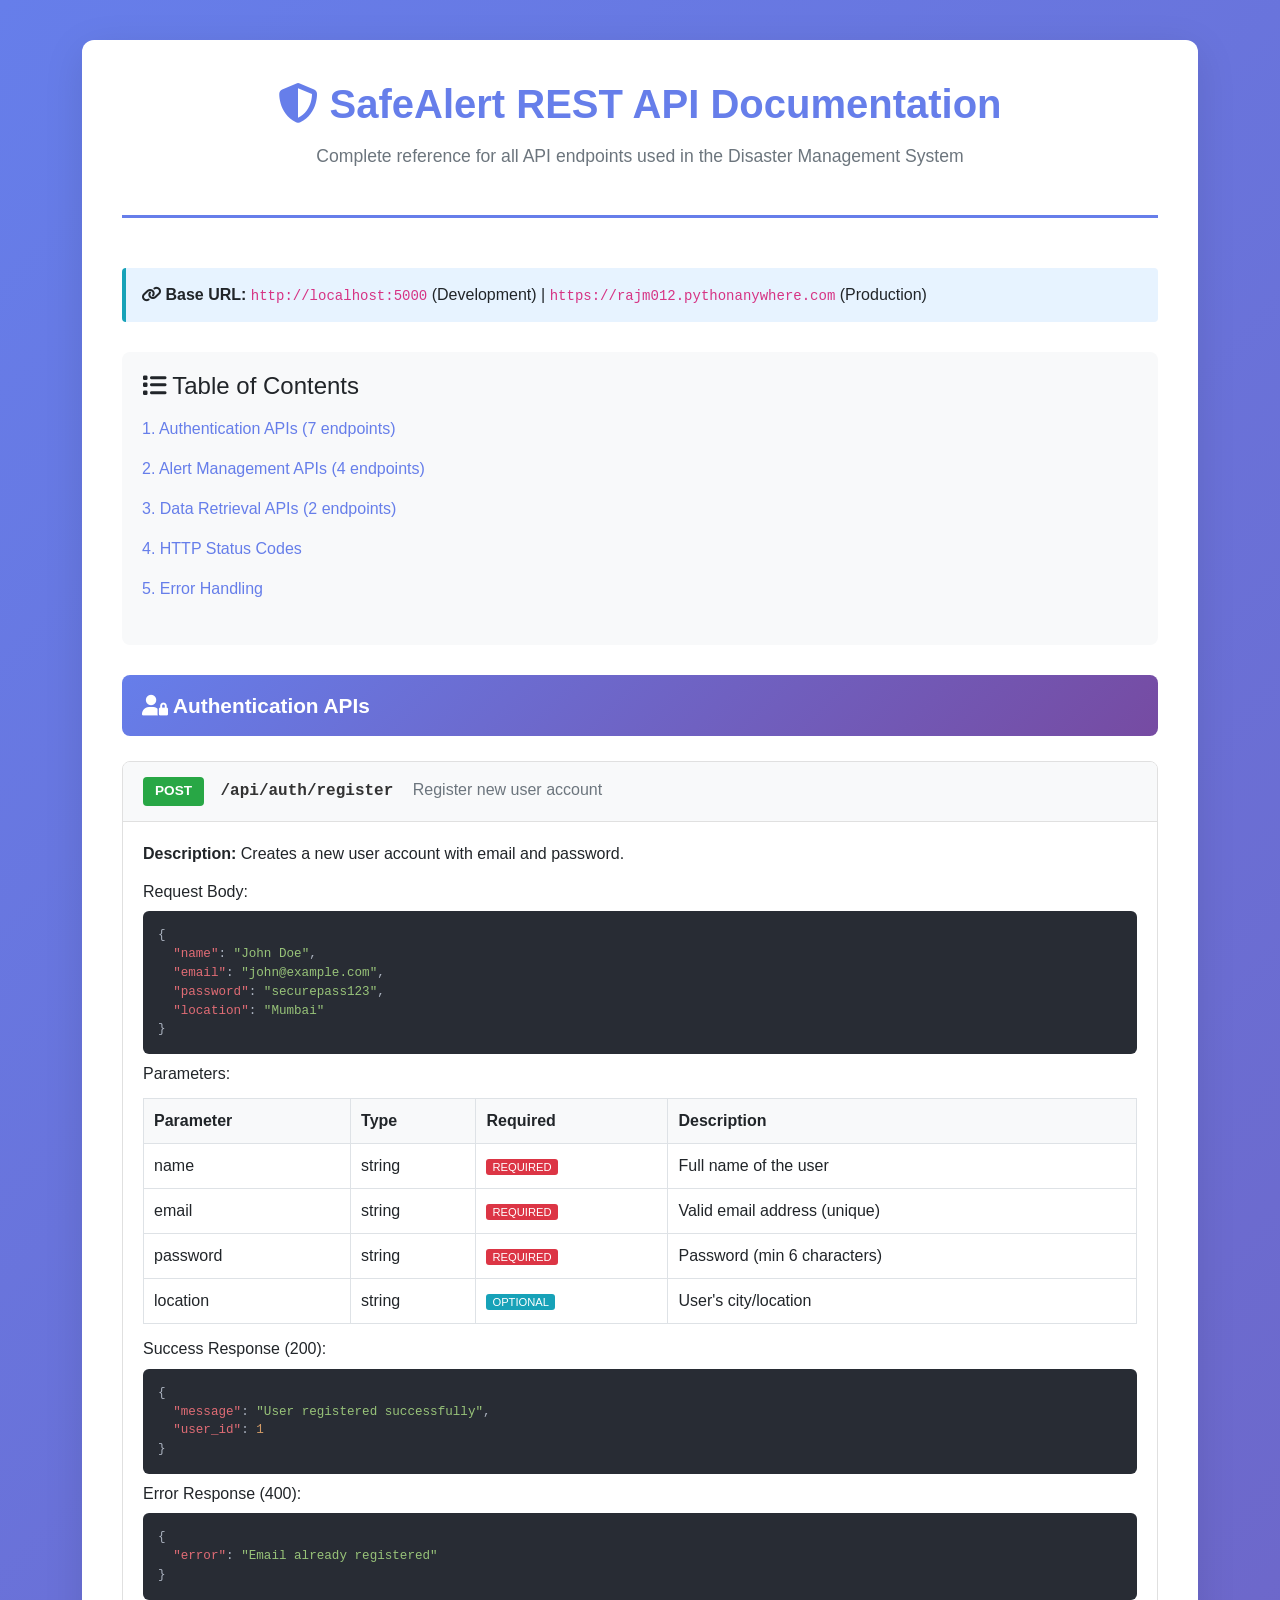
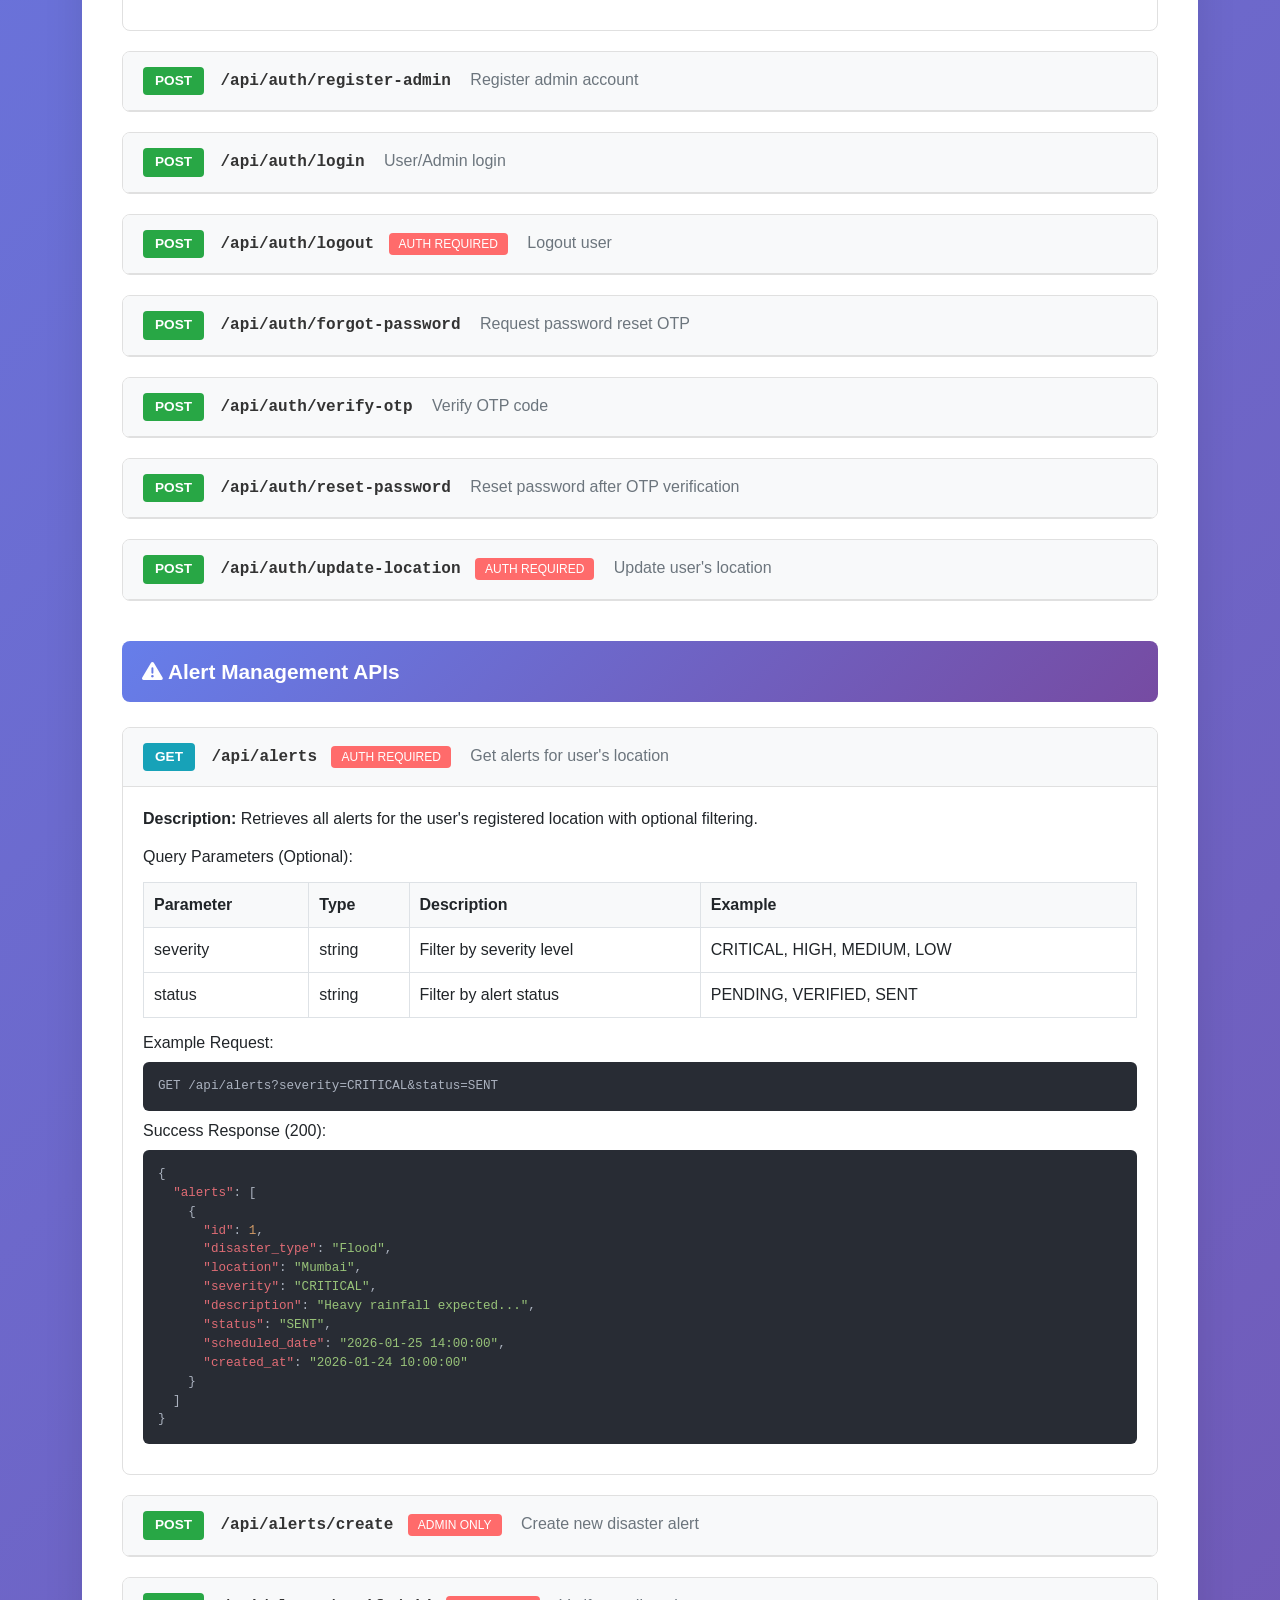
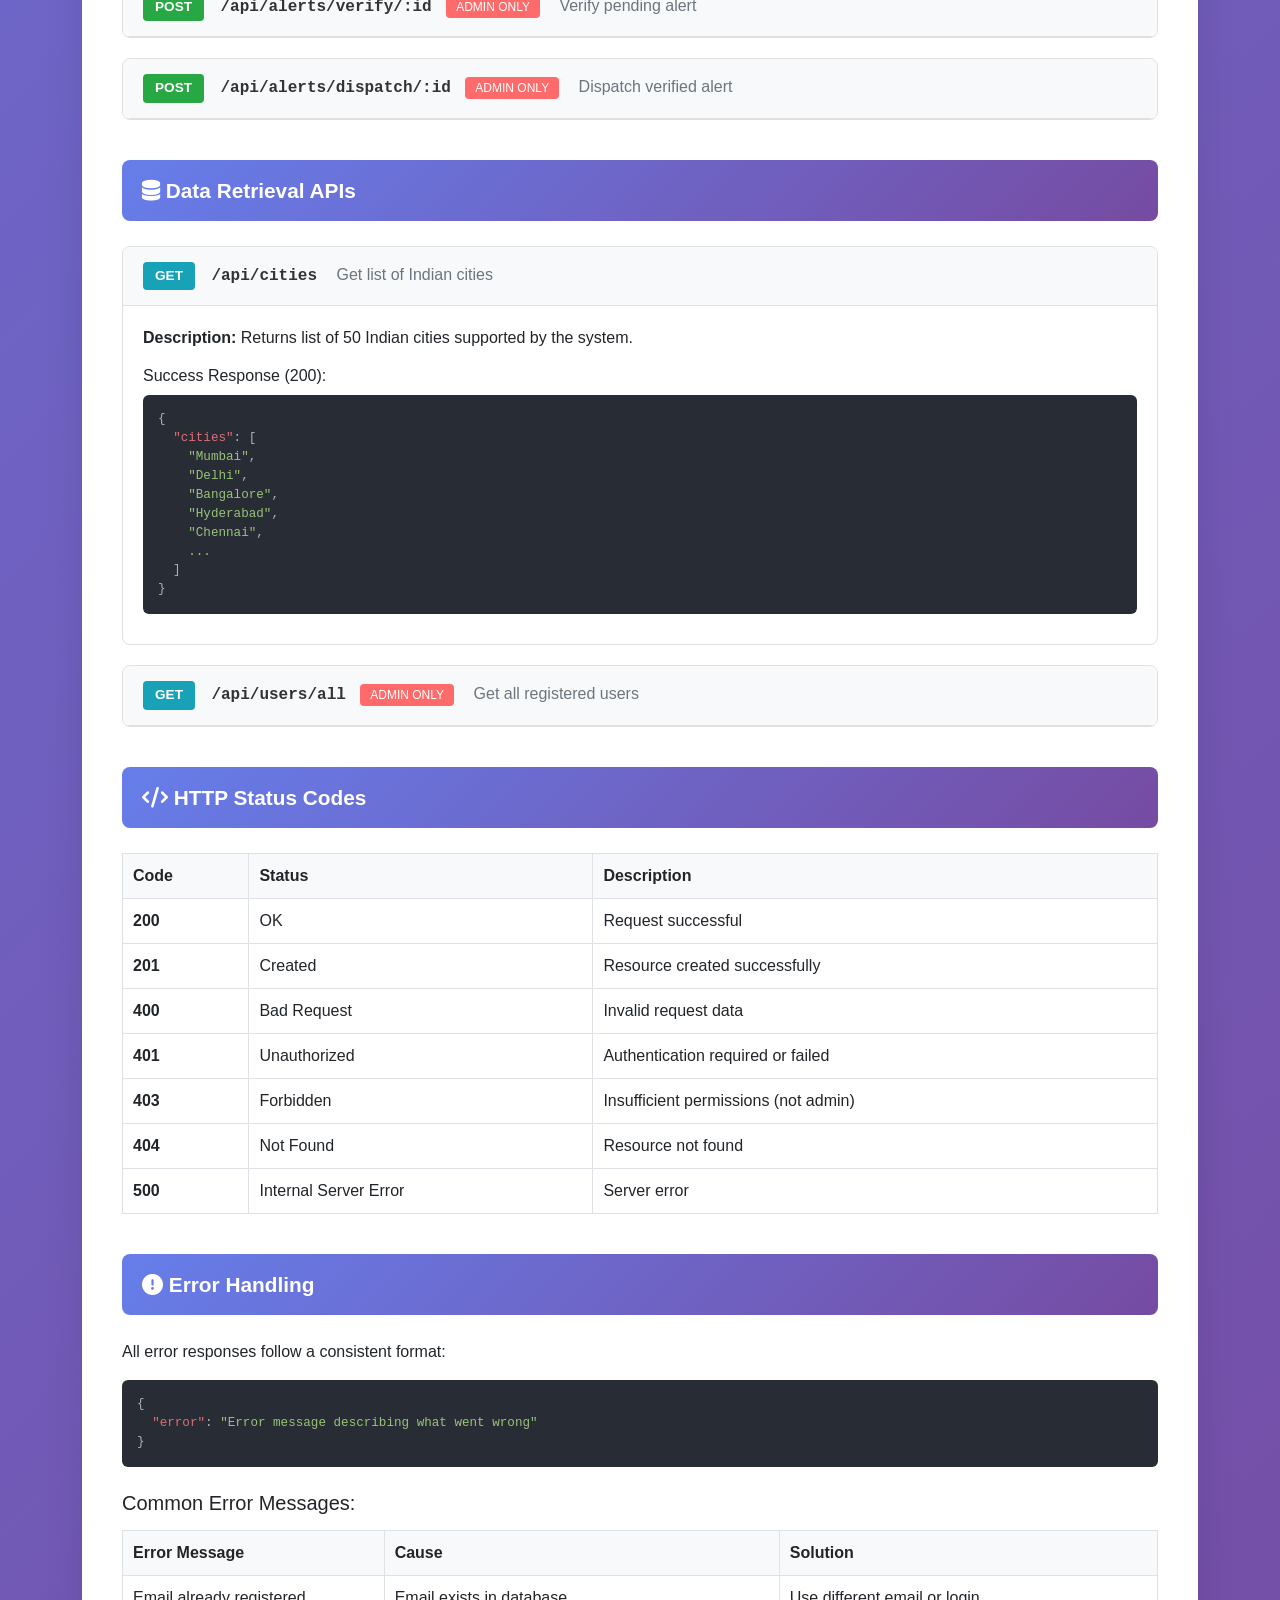
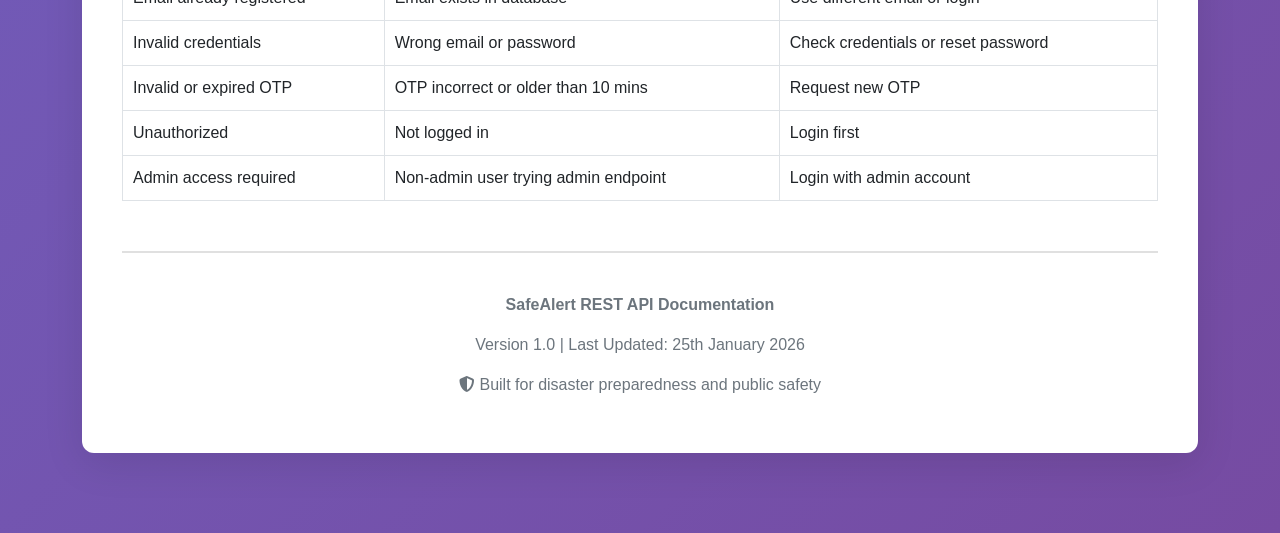
<file: Documentations/7-RestApiDocs.html>
<!DOCTYPE html>
<html lang="en">
<head>
    <meta charset="UTF-8">
    <meta name="viewport" content="width=device-width, initial-scale=1.0">
    <title>SafeAlert - REST API Documentation</title>
    <link href="https://cdn.jsdelivr.net/npm/bootstrap@5.3.0/dist/css/bootstrap.min.css" rel="stylesheet">
    <link rel="stylesheet" href="https://cdnjs.cloudflare.com/ajax/libs/font-awesome/6.4.0/css/all.min.css">
    <style>
        :root {
            --primary: #667eea;
            --secondary: #764ba2;
            --success: #28a745;
            --danger: #dc3545;
            --warning: #ffc107;
            --info: #17a2b8;
        }
        
        body {
            font-family: 'Segoe UI', Tahoma, Geneva, Verdana, sans-serif;
            background: linear-gradient(135deg, #667eea 0%, #764ba2 100%);
            min-height: 100vh;
            padding: 40px 0;
        }
        
        .api-container {
            background: white;
            border-radius: 12px;
            box-shadow: 0 10px 40px rgba(0,0,0,0.1);
            padding: 40px;
            margin-bottom: 40px;
        }
        
        .api-header {
            text-align: center;
            margin-bottom: 50px;
            padding-bottom: 30px;
            border-bottom: 3px solid var(--primary);
        }
        
        .api-header h1 {
            color: var(--primary);
            font-weight: 700;
            margin-bottom: 15px;
        }
        
        .api-header p {
            color: #6c757d;
            font-size: 1.1rem;
        }
        
        .endpoint-section {
            margin-bottom: 40px;
        }
        
        .section-title {
            background: linear-gradient(135deg, var(--primary), var(--secondary));
            color: white;
            padding: 15px 20px;
            border-radius: 8px;
            margin-bottom: 25px;
            font-size: 1.3rem;
            font-weight: 600;
        }
        
        .endpoint-card {
            border: 1px solid #e0e0e0;
            border-radius: 8px;
            margin-bottom: 20px;
            overflow: hidden;
            transition: all 0.3s;
        }
        
        .endpoint-card:hover {
            box-shadow: 0 5px 20px rgba(0,0,0,0.1);
            transform: translateY(-2px);
        }
        
        .endpoint-header {
            background: #f8f9fa;
            padding: 15px 20px;
            border-bottom: 1px solid #e0e0e0;
            cursor: pointer;
        }
        
        .endpoint-header:hover {
            background: #e9ecef;
        }
        
        .http-method {
            display: inline-block;
            padding: 4px 12px;
            border-radius: 4px;
            font-weight: 600;
            font-size: 0.85rem;
            margin-right: 12px;
        }
        
        .method-get { background: var(--info); color: white; }
        .method-post { background: var(--success); color: white; }
        .method-put { background: var(--warning); color: white; }
        .method-delete { background: var(--danger); color: white; }
        
        .endpoint-url {
            font-family: 'Courier New', monospace;
            font-weight: 600;
            color: #333;
        }
        
        .endpoint-body {
            padding: 20px;
        }
        
        .code-block {
            background: #282c34;
            color: #abb2bf;
            padding: 15px;
            border-radius: 6px;
            overflow-x: auto;
            margin: 10px 0;
            font-family: 'Courier New', monospace;
            font-size: 0.9rem;
        }
        
        .code-block pre {
            margin: 0;
            color: #abb2bf;
        }
        
        .json-key { color: #e06c75; }
        .json-string { color: #98c379; }
        .json-number { color: #d19a66; }
        .json-boolean { color: #56b6c2; }
        
        .badge-auth {
            background: #ff6b6b;
            color: white;
            padding: 4px 10px;
            border-radius: 4px;
            font-size: 0.75rem;
            margin-left: 10px;
        }
        
        .param-table {
            width: 100%;
            margin: 15px 0;
        }
        
        .param-table th {
            background: #f8f9fa;
            padding: 10px;
            border: 1px solid #dee2e6;
            font-weight: 600;
        }
        
        .param-table td {
            padding: 10px;
            border: 1px solid #dee2e6;
        }
        
        .required-badge {
            background: var(--danger);
            color: white;
            padding: 2px 6px;
            border-radius: 3px;
            font-size: 0.7rem;
        }
        
        .optional-badge {
            background: var(--info);
            color: white;
            padding: 2px 6px;
            border-radius: 3px;
            font-size: 0.7rem;
        }
        
        .base-url {
            background: #e7f3ff;
            padding: 15px;
            border-left: 4px solid var(--info);
            border-radius: 4px;
            margin-bottom: 30px;
        }
        
        .toc {
            background: #f8f9fa;
            padding: 20px;
            border-radius: 8px;
            margin-bottom: 30px;
        }
        
        .toc ul {
            list-style: none;
            padding-left: 0;
        }
        
        .toc li {
            padding: 8px 0;
        }
        
        .toc a {
            text-decoration: none;
            color: var(--primary);
            font-weight: 500;
        }
        
        .toc a:hover {
            color: var(--secondary);
        }
    </style>
</head>
<body>
    <div class="container">
        <div class="api-container">
            <!-- Header -->
            <div class="api-header">
                <h1><i class="fas fa-shield-alt"></i> SafeAlert REST API Documentation</h1>
                <p>Complete reference for all API endpoints used in the Disaster Management System</p>
            </div>

            <!-- Base URL -->
            <div class="base-url">
                <strong><i class="fas fa-link"></i> Base URL:</strong>
                <code>http://localhost:5000</code> (Development) | 
                <code>https://rajm012.pythonanywhere.com</code> (Production)
            </div>

            <!-- Table of Contents -->
            <div class="toc">
                <h4><i class="fas fa-list"></i> Table of Contents</h4>
                <ul>
                    <li><a href="#auth-section">1. Authentication APIs (7 endpoints)</a></li>
                    <li><a href="#alert-section">2. Alert Management APIs (4 endpoints)</a></li>
                    <li><a href="#data-section">3. Data Retrieval APIs (2 endpoints)</a></li>
                    <li><a href="#status-codes">4. HTTP Status Codes</a></li>
                    <li><a href="#error-handling">5. Error Handling</a></li>
                </ul>
            </div>

            <!-- Authentication APIs -->
            <div id="auth-section" class="endpoint-section">
                <div class="section-title">
                    <i class="fas fa-user-lock"></i> Authentication APIs
                </div>

                <!-- Register User -->
                <div class="endpoint-card">
                    <div class="endpoint-header" data-bs-toggle="collapse" data-bs-target="#register-user">
                        <span class="http-method method-post">POST</span>
                        <span class="endpoint-url">/api/auth/register</span>
                        <span style="color: #6c757d; margin-left: 15px;">Register new user account</span>
                    </div>
                    <div id="register-user" class="collapse show endpoint-body">
                        <p><strong>Description:</strong> Creates a new user account with email and password.</p>
                        
                        <h6>Request Body:</h6>
                        <div class="code-block">
<pre>{
  <span class="json-key">"name"</span>: <span class="json-string">"John Doe"</span>,
  <span class="json-key">"email"</span>: <span class="json-string">"john@example.com"</span>,
  <span class="json-key">"password"</span>: <span class="json-string">"securepass123"</span>,
  <span class="json-key">"location"</span>: <span class="json-string">"Mumbai"</span>
}</pre>
                        </div>

                        <h6>Parameters:</h6>
                        <table class="param-table">
                            <tr>
                                <th>Parameter</th>
                                <th>Type</th>
                                <th>Required</th>
                                <th>Description</th>
                            </tr>
                            <tr>
                                <td>name</td>
                                <td>string</td>
                                <td><span class="required-badge">REQUIRED</span></td>
                                <td>Full name of the user</td>
                            </tr>
                            <tr>
                                <td>email</td>
                                <td>string</td>
                                <td><span class="required-badge">REQUIRED</span></td>
                                <td>Valid email address (unique)</td>
                            </tr>
                            <tr>
                                <td>password</td>
                                <td>string</td>
                                <td><span class="required-badge">REQUIRED</span></td>
                                <td>Password (min 6 characters)</td>
                            </tr>
                            <tr>
                                <td>location</td>
                                <td>string</td>
                                <td><span class="optional-badge">OPTIONAL</span></td>
                                <td>User's city/location</td>
                            </tr>
                        </table>

                        <h6>Success Response (200):</h6>
                        <div class="code-block">
<pre>{
  <span class="json-key">"message"</span>: <span class="json-string">"User registered successfully"</span>,
  <span class="json-key">"user_id"</span>: <span class="json-number">1</span>
}</pre>
                        </div>

                        <h6>Error Response (400):</h6>
                        <div class="code-block">
<pre>{
  <span class="json-key">"error"</span>: <span class="json-string">"Email already registered"</span>
}</pre>
                        </div>
                    </div>
                </div>

                <!-- Register Admin -->
                <div class="endpoint-card">
                    <div class="endpoint-header" data-bs-toggle="collapse" data-bs-target="#register-admin">
                        <span class="http-method method-post">POST</span>
                        <span class="endpoint-url">/api/auth/register-admin</span>
                        <span style="color: #6c757d; margin-left: 15px;">Register admin account</span>
                    </div>
                    <div id="register-admin" class="collapse endpoint-body">
                        <p><strong>Description:</strong> Creates a new admin account with referral code verification.</p>
                        
                        <h6>Request Body:</h6>
                        <div class="code-block">
<pre>{
  <span class="json-key">"name"</span>: <span class="json-string">"Admin User"</span>,
  <span class="json-key">"email"</span>: <span class="json-string">"admin@example.com"</span>,
  <span class="json-key">"password"</span>: <span class="json-string">"adminpass123"</span>,
  <span class="json-key">"location"</span>: <span class="json-string">"Delhi"</span>,
  <span class="json-key">"referral_code"</span>: <span class="json-string">"AllIsGood"</span>
}</pre>
                        </div>

                        <h6>Parameters:</h6>
                        <table class="param-table">
                            <tr>
                                <th>Parameter</th>
                                <th>Type</th>
                                <th>Required</th>
                                <th>Description</th>
                            </tr>
                            <tr>
                                <td>name</td>
                                <td>string</td>
                                <td><span class="required-badge">REQUIRED</span></td>
                                <td>Full name of the admin</td>
                            </tr>
                            <tr>
                                <td>email</td>
                                <td>string</td>
                                <td><span class="required-badge">REQUIRED</span></td>
                                <td>Valid email address (unique)</td>
                            </tr>
                            <tr>
                                <td>password</td>
                                <td>string</td>
                                <td><span class="required-badge">REQUIRED</span></td>
                                <td>Password (min 6 characters)</td>
                            </tr>
                            <tr>
                                <td>location</td>
                                <td>string</td>
                                <td><span class="optional-badge">OPTIONAL</span></td>
                                <td>Admin's city/location</td>
                            </tr>
                            <tr>
                                <td>referral_code</td>
                                <td>string</td>
                                <td><span class="required-badge">REQUIRED</span></td>
                                <td>Admin referral code (from .env)</td>
                            </tr>
                        </table>

                        <h6>Success Response (200):</h6>
                        <div class="code-block">
<pre>{
  <span class="json-key">"message"</span>: <span class="json-string">"Admin registered successfully"</span>,
  <span class="json-key">"user_id"</span>: <span class="json-number">2</span>
}</pre>
                        </div>
                    </div>
                </div>

                <!-- Login -->
                <div class="endpoint-card">
                    <div class="endpoint-header" data-bs-toggle="collapse" data-bs-target="#login">
                        <span class="http-method method-post">POST</span>
                        <span class="endpoint-url">/api/auth/login</span>
                        <span style="color: #6c757d; margin-left: 15px;">User/Admin login</span>
                    </div>
                    <div id="login" class="collapse endpoint-body">
                        <p><strong>Description:</strong> Authenticates user and creates a session.</p>
                        
                        <h6>Request Body:</h6>
                        <div class="code-block">
<pre>{
  <span class="json-key">"email"</span>: <span class="json-string">"john@example.com"</span>,
  <span class="json-key">"password"</span>: <span class="json-string">"securepass123"</span>
}</pre>
                        </div>

                        <h6>Success Response (200):</h6>
                        <div class="code-block">
<pre>{
  <span class="json-key">"message"</span>: <span class="json-string">"Login successful"</span>,
  <span class="json-key">"role"</span>: <span class="json-string">"user"</span>,
  <span class="json-key">"name"</span>: <span class="json-string">"John Doe"</span>
}</pre>
                        </div>

                        <h6>Error Response (401):</h6>
                        <div class="code-block">
<pre>{
  <span class="json-key">"error"</span>: <span class="json-string">"Invalid credentials"</span>
}</pre>
                        </div>
                    </div>
                </div>

                <!-- Logout -->
                <div class="endpoint-card">
                    <div class="endpoint-header" data-bs-toggle="collapse" data-bs-target="#logout">
                        <span class="http-method method-post">POST</span>
                        <span class="endpoint-url">/api/auth/logout</span>
                        <span class="badge-auth">AUTH REQUIRED</span>
                        <span style="color: #6c757d; margin-left: 15px;">Logout user</span>
                    </div>
                    <div id="logout" class="collapse endpoint-body">
                        <p><strong>Description:</strong> Ends user session and logs out.</p>

                        <h6>Success Response (200):</h6>
                        <div class="code-block">
<pre>{
  <span class="json-key">"message"</span>: <span class="json-string">"Logged out successfully"</span>
}</pre>
                        </div>
                    </div>
                </div>

                <!-- Forgot Password -->
                <div class="endpoint-card">
                    <div class="endpoint-header" data-bs-toggle="collapse" data-bs-target="#forgot-password">
                        <span class="http-method method-post">POST</span>
                        <span class="endpoint-url">/api/auth/forgot-password</span>
                        <span style="color: #6c757d; margin-left: 15px;">Request password reset OTP</span>
                    </div>
                    <div id="forgot-password" class="collapse endpoint-body">
                        <p><strong>Description:</strong> Sends a 6-digit OTP to user's email for password reset.</p>
                        
                        <h6>Request Body:</h6>
                        <div class="code-block">
<pre>{
  <span class="json-key">"email"</span>: <span class="json-string">"john@example.com"</span>
}</pre>
                        </div>

                        <h6>Success Response (200):</h6>
                        <div class="code-block">
<pre>{
  <span class="json-key">"message"</span>: <span class="json-string">"OTP sent to your email"</span>
}</pre>
                        </div>

                        <h6>Error Response (404):</h6>
                        <div class="code-block">
<pre>{
  <span class="json-key">"error"</span>: <span class="json-string">"Email not found"</span>
}</pre>
                        </div>
                    </div>
                </div>

                <!-- Verify OTP -->
                <div class="endpoint-card">
                    <div class="endpoint-header" data-bs-toggle="collapse" data-bs-target="#verify-otp">
                        <span class="http-method method-post">POST</span>
                        <span class="endpoint-url">/api/auth/verify-otp</span>
                        <span style="color: #6c757d; margin-left: 15px;">Verify OTP code</span>
                    </div>
                    <div id="verify-otp" class="collapse endpoint-body">
                        <p><strong>Description:</strong> Verifies the 6-digit OTP sent to email (valid for 10 minutes).</p>
                        
                        <h6>Request Body:</h6>
                        <div class="code-block">
<pre>{
  <span class="json-key">"email"</span>: <span class="json-string">"john@example.com"</span>,
  <span class="json-key">"otp"</span>: <span class="json-string">"123456"</span>
}</pre>
                        </div>

                        <h6>Success Response (200):</h6>
                        <div class="code-block">
<pre>{
  <span class="json-key">"message"</span>: <span class="json-string">"OTP verified successfully"</span>
}</pre>
                        </div>

                        <h6>Error Response (400):</h6>
                        <div class="code-block">
<pre>{
  <span class="json-key">"error"</span>: <span class="json-string">"Invalid or expired OTP"</span>
}</pre>
                        </div>
                    </div>
                </div>

                <!-- Reset Password -->
                <div class="endpoint-card">
                    <div class="endpoint-header" data-bs-toggle="collapse" data-bs-target="#reset-password">
                        <span class="http-method method-post">POST</span>
                        <span class="endpoint-url">/api/auth/reset-password</span>
                        <span style="color: #6c757d; margin-left: 15px;">Reset password after OTP verification</span>
                    </div>
                    <div id="reset-password" class="collapse endpoint-body">
                        <p><strong>Description:</strong> Sets new password after successful OTP verification.</p>
                        
                        <h6>Request Body:</h6>
                        <div class="code-block">
<pre>{
  <span class="json-key">"email"</span>: <span class="json-string">"john@example.com"</span>,
  <span class="json-key">"new_password"</span>: <span class="json-string">"newsecurepass456"</span>
}</pre>
                        </div>

                        <h6>Success Response (200):</h6>
                        <div class="code-block">
<pre>{
  <span class="json-key">"message"</span>: <span class="json-string">"Password reset successfully"</span>
}</pre>
                        </div>
                    </div>
                </div>

                <!-- Update Location -->
                <div class="endpoint-card">
                    <div class="endpoint-header" data-bs-toggle="collapse" data-bs-target="#update-location">
                        <span class="http-method method-post">POST</span>
                        <span class="endpoint-url">/api/auth/update-location</span>
                        <span class="badge-auth">AUTH REQUIRED</span>
                        <span style="color: #6c757d; margin-left: 15px;">Update user's location</span>
                    </div>
                    <div id="update-location" class="collapse endpoint-body">
                        <p><strong>Description:</strong> Updates the logged-in user's location.</p>
                        
                        <h6>Request Body:</h6>
                        <div class="code-block">
<pre>{
  <span class="json-key">"location"</span>: <span class="json-string">"Bangalore"</span>
}</pre>
                        </div>

                        <h6>Success Response (200):</h6>
                        <div class="code-block">
<pre>{
  <span class="json-key">"message"</span>: <span class="json-string">"Location updated successfully"</span>
}</pre>
                        </div>
                    </div>
                </div>
            </div>

            <!-- Alert Management APIs -->
            <div id="alert-section" class="endpoint-section">
                <div class="section-title">
                    <i class="fas fa-exclamation-triangle"></i> Alert Management APIs
                </div>

                <!-- Get Alerts -->
                <div class="endpoint-card">
                    <div class="endpoint-header" data-bs-toggle="collapse" data-bs-target="#get-alerts">
                        <span class="http-method method-get">GET</span>
                        <span class="endpoint-url">/api/alerts</span>
                        <span class="badge-auth">AUTH REQUIRED</span>
                        <span style="color: #6c757d; margin-left: 15px;">Get alerts for user's location</span>
                    </div>
                    <div id="get-alerts" class="collapse show endpoint-body">
                        <p><strong>Description:</strong> Retrieves all alerts for the user's registered location with optional filtering.</p>
                        
                        <h6>Query Parameters (Optional):</h6>
                        <table class="param-table">
                            <tr>
                                <th>Parameter</th>
                                <th>Type</th>
                                <th>Description</th>
                                <th>Example</th>
                            </tr>
                            <tr>
                                <td>severity</td>
                                <td>string</td>
                                <td>Filter by severity level</td>
                                <td>CRITICAL, HIGH, MEDIUM, LOW</td>
                            </tr>
                            <tr>
                                <td>status</td>
                                <td>string</td>
                                <td>Filter by alert status</td>
                                <td>PENDING, VERIFIED, SENT</td>
                            </tr>
                        </table>

                        <h6>Example Request:</h6>
                        <div class="code-block">
<pre>GET /api/alerts?severity=CRITICAL&status=SENT</pre>
                        </div>

                        <h6>Success Response (200):</h6>
                        <div class="code-block">
<pre>{
  <span class="json-key">"alerts"</span>: [
    {
      <span class="json-key">"id"</span>: <span class="json-number">1</span>,
      <span class="json-key">"disaster_type"</span>: <span class="json-string">"Flood"</span>,
      <span class="json-key">"location"</span>: <span class="json-string">"Mumbai"</span>,
      <span class="json-key">"severity"</span>: <span class="json-string">"CRITICAL"</span>,
      <span class="json-key">"description"</span>: <span class="json-string">"Heavy rainfall expected..."</span>,
      <span class="json-key">"status"</span>: <span class="json-string">"SENT"</span>,
      <span class="json-key">"scheduled_date"</span>: <span class="json-string">"2026-01-25 14:00:00"</span>,
      <span class="json-key">"created_at"</span>: <span class="json-string">"2026-01-24 10:00:00"</span>
    }
  ]
}</pre>
                        </div>
                    </div>
                </div>

                <!-- Create Alert -->
                <div class="endpoint-card">
                    <div class="endpoint-header" data-bs-toggle="collapse" data-bs-target="#create-alert">
                        <span class="http-method method-post">POST</span>
                        <span class="endpoint-url">/api/alerts/create</span>
                        <span class="badge-auth">ADMIN ONLY</span>
                        <span style="color: #6c757d; margin-left: 15px;">Create new disaster alert</span>
                    </div>
                    <div id="create-alert" class="collapse endpoint-body">
                        <p><strong>Description:</strong> Creates a new disaster alert (admin only).</p>
                        
                        <h6>Request Body:</h6>
                        <div class="code-block">
<pre>{
  <span class="json-key">"disaster_type"</span>: <span class="json-string">"Cyclone"</span>,
  <span class="json-key">"location"</span>: <span class="json-string">"Chennai"</span>,
  <span class="json-key">"severity"</span>: <span class="json-string">"HIGH"</span>,
  <span class="json-key">"description"</span>: <span class="json-string">"Cyclone expected to make landfall on Jan 26"</span>,
  <span class="json-key">"scheduled_date"</span>: <span class="json-string">"2026-01-26 18:00:00"</span>
}</pre>
                        </div>

                        <h6>Parameters:</h6>
                        <table class="param-table">
                            <tr>
                                <th>Parameter</th>
                                <th>Type</th>
                                <th>Required</th>
                                <th>Description</th>
                            </tr>
                            <tr>
                                <td>disaster_type</td>
                                <td>string</td>
                                <td><span class="required-badge">REQUIRED</span></td>
                                <td>Type of disaster (Flood, Cyclone, etc.)</td>
                            </tr>
                            <tr>
                                <td>location</td>
                                <td>string</td>
                                <td><span class="required-badge">REQUIRED</span></td>
                                <td>Affected city/location</td>
                            </tr>
                            <tr>
                                <td>severity</td>
                                <td>string</td>
                                <td><span class="required-badge">REQUIRED</span></td>
                                <td>CRITICAL, HIGH, MEDIUM, or LOW</td>
                            </tr>
                            <tr>
                                <td>description</td>
                                <td>string</td>
                                <td><span class="required-badge">REQUIRED</span></td>
                                <td>Detailed alert description (min 10 chars)</td>
                            </tr>
                            <tr>
                                <td>scheduled_date</td>
                                <td>datetime</td>
                                <td><span class="optional-badge">OPTIONAL</span></td>
                                <td>Expected disaster time (YYYY-MM-DD HH:MM:SS)</td>
                            </tr>
                        </table>

                        <h6>Success Response (201):</h6>
                        <div class="code-block">
<pre>{
  <span class="json-key">"message"</span>: <span class="json-string">"Alert created successfully"</span>,
  <span class="json-key">"alert_id"</span>: <span class="json-number">15</span>
}</pre>
                        </div>
                    </div>
                </div>

                <!-- Verify Alert -->
                <div class="endpoint-card">
                    <div class="endpoint-header" data-bs-toggle="collapse" data-bs-target="#verify-alert">
                        <span class="http-method method-post">POST</span>
                        <span class="endpoint-url">/api/alerts/verify/:id</span>
                        <span class="badge-auth">ADMIN ONLY</span>
                        <span style="color: #6c757d; margin-left: 15px;">Verify pending alert</span>
                    </div>
                    <div id="verify-alert" class="collapse endpoint-body">
                        <p><strong>Description:</strong> Changes alert status from PENDING to VERIFIED.</p>
                        
                        <h6>URL Parameters:</h6>
                        <table class="param-table">
                            <tr>
                                <th>Parameter</th>
                                <th>Type</th>
                                <th>Description</th>
                            </tr>
                            <tr>
                                <td>id</td>
                                <td>integer</td>
                                <td>Alert ID to verify</td>
                            </tr>
                        </table>

                        <h6>Example Request:</h6>
                        <div class="code-block">
<pre>POST /api/alerts/verify/15</pre>
                        </div>

                        <h6>Success Response (200):</h6>
                        <div class="code-block">
<pre>{
  <span class="json-key">"message"</span>: <span class="json-string">"Alert verified successfully"</span>
}</pre>
                        </div>
                    </div>
                </div>

                <!-- Dispatch Alert -->
                <div class="endpoint-card">
                    <div class="endpoint-header" data-bs-toggle="collapse" data-bs-target="#dispatch-alert">
                        <span class="http-method method-post">POST</span>
                        <span class="endpoint-url">/api/alerts/dispatch/:id</span>
                        <span class="badge-auth">ADMIN ONLY</span>
                        <span style="color: #6c757d; margin-left: 15px;">Dispatch verified alert</span>
                    </div>
                    <div id="dispatch-alert" class="collapse endpoint-body">
                        <p><strong>Description:</strong> Sends alert to all users in affected location via email.</p>
                        
                        <h6>URL Parameters:</h6>
                        <table class="param-table">
                            <tr>
                                <th>Parameter</th>
                                <th>Type</th>
                                <th>Description</th>
                            </tr>
                            <tr>
                                <td>id</td>
                                <td>integer</td>
                                <td>Alert ID to dispatch</td>
                            </tr>
                        </table>

                        <h6>Example Request:</h6>
                        <div class="code-block">
<pre>POST /api/alerts/dispatch/15</pre>
                        </div>

                        <h6>Success Response (200):</h6>
                        <div class="code-block">
<pre>{
  <span class="json-key">"message"</span>: <span class="json-string">"Alert dispatched successfully"</span>,
  <span class="json-key">"emails_sent"</span>: <span class="json-number">125</span>
}</pre>
                        </div>
                    </div>
                </div>
            </div>

            <!-- Data Retrieval APIs -->
            <div id="data-section" class="endpoint-section">
                <div class="section-title">
                    <i class="fas fa-database"></i> Data Retrieval APIs
                </div>

                <!-- Get Cities -->
                <div class="endpoint-card">
                    <div class="endpoint-header" data-bs-toggle="collapse" data-bs-target="#get-cities">
                        <span class="http-method method-get">GET</span>
                        <span class="endpoint-url">/api/cities</span>
                        <span style="color: #6c757d; margin-left: 15px;">Get list of Indian cities</span>
                    </div>
                    <div id="get-cities" class="collapse show endpoint-body">
                        <p><strong>Description:</strong> Returns list of 50 Indian cities supported by the system.</p>

                        <h6>Success Response (200):</h6>
                        <div class="code-block">
<pre>{
  <span class="json-key">"cities"</span>: [
    <span class="json-string">"Mumbai"</span>,
    <span class="json-string">"Delhi"</span>,
    <span class="json-string">"Bangalore"</span>,
    <span class="json-string">"Hyderabad"</span>,
    <span class="json-string">"Chennai"</span>,
    <span class="json-string">...</span>
  ]
}</pre>
                        </div>
                    </div>
                </div>

                <!-- Get All Users -->
                <div class="endpoint-card">
                    <div class="endpoint-header" data-bs-toggle="collapse" data-bs-target="#get-users">
                        <span class="http-method method-get">GET</span>
                        <span class="endpoint-url">/api/users/all</span>
                        <span class="badge-auth">ADMIN ONLY</span>
                        <span style="color: #6c757d; margin-left: 15px;">Get all registered users</span>
                    </div>
                    <div id="get-users" class="collapse endpoint-body">
                        <p><strong>Description:</strong> Returns list of all registered users with their details (admin only).</p>

                        <h6>Success Response (200):</h6>
                        <div class="code-block">
<pre>{
  <span class="json-key">"users"</span>: [
    {
      <span class="json-key">"id"</span>: <span class="json-number">1</span>,
      <span class="json-key">"name"</span>: <span class="json-string">"John Doe"</span>,
      <span class="json-key">"email"</span>: <span class="json-string">"john@example.com"</span>,
      <span class="json-key">"location"</span>: <span class="json-string">"Mumbai"</span>,
      <span class="json-key">"role"</span>: <span class="json-string">"user"</span>,
      <span class="json-key">"created_at"</span>: <span class="json-string">"2026-01-20 10:30:00"</span>
    }
  ]
}</pre>
                        </div>
                    </div>
                </div>
            </div>

            <!-- HTTP Status Codes -->
            <div id="status-codes" class="endpoint-section">
                <div class="section-title">
                    <i class="fas fa-code"></i> HTTP Status Codes
                </div>
                <table class="param-table">
                    <tr>
                        <th>Code</th>
                        <th>Status</th>
                        <th>Description</th>
                    </tr>
                    <tr>
                        <td><strong>200</strong></td>
                        <td>OK</td>
                        <td>Request successful</td>
                    </tr>
                    <tr>
                        <td><strong>201</strong></td>
                        <td>Created</td>
                        <td>Resource created successfully</td>
                    </tr>
                    <tr>
                        <td><strong>400</strong></td>
                        <td>Bad Request</td>
                        <td>Invalid request data</td>
                    </tr>
                    <tr>
                        <td><strong>401</strong></td>
                        <td>Unauthorized</td>
                        <td>Authentication required or failed</td>
                    </tr>
                    <tr>
                        <td><strong>403</strong></td>
                        <td>Forbidden</td>
                        <td>Insufficient permissions (not admin)</td>
                    </tr>
                    <tr>
                        <td><strong>404</strong></td>
                        <td>Not Found</td>
                        <td>Resource not found</td>
                    </tr>
                    <tr>
                        <td><strong>500</strong></td>
                        <td>Internal Server Error</td>
                        <td>Server error</td>
                    </tr>
                </table>
            </div>

            <!-- Error Handling -->
            <div id="error-handling" class="endpoint-section">
                <div class="section-title">
                    <i class="fas fa-exclamation-circle"></i> Error Handling
                </div>
                <p>All error responses follow a consistent format:</p>
                <div class="code-block">
<pre>{
  <span class="json-key">"error"</span>: <span class="json-string">"Error message describing what went wrong"</span>
}</pre>
                </div>

                <h5 class="mt-4">Common Error Messages:</h5>
                <table class="param-table">
                    <tr>
                        <th>Error Message</th>
                        <th>Cause</th>
                        <th>Solution</th>
                    </tr>
                    <tr>
                        <td>Email already registered</td>
                        <td>Email exists in database</td>
                        <td>Use different email or login</td>
                    </tr>
                    <tr>
                        <td>Invalid credentials</td>
                        <td>Wrong email or password</td>
                        <td>Check credentials or reset password</td>
                    </tr>
                    <tr>
                        <td>Invalid or expired OTP</td>
                        <td>OTP incorrect or older than 10 mins</td>
                        <td>Request new OTP</td>
                    </tr>
                    <tr>
                        <td>Unauthorized</td>
                        <td>Not logged in</td>
                        <td>Login first</td>
                    </tr>
                    <tr>
                        <td>Admin access required</td>
                        <td>Non-admin user trying admin endpoint</td>
                        <td>Login with admin account</td>
                    </tr>
                </table>
            </div>

            <!-- Footer -->
            <div style="text-align: center; padding-top: 40px; border-top: 2px solid #e0e0e0; margin-top: 50px; color: #6c757d;">
                <p><strong>SafeAlert REST API Documentation</strong></p>
                <p>Version 1.0 | Last Updated: 25th January 2026</p>
                <p><i class="fas fa-shield-alt"></i> Built for disaster preparedness and public safety</p>
            </div>
        </div>
    </div>

    <script src="https://cdn.jsdelivr.net/npm/bootstrap@5.3.0/dist/js/bootstrap.bundle.min.js"></script>
</body>
</html>

<!-- """
Credits:
    Anuj & Pranjal: Logic, Code and Idea
    AI Chatbots: Optimization, Formatting
""" -->
</file>
